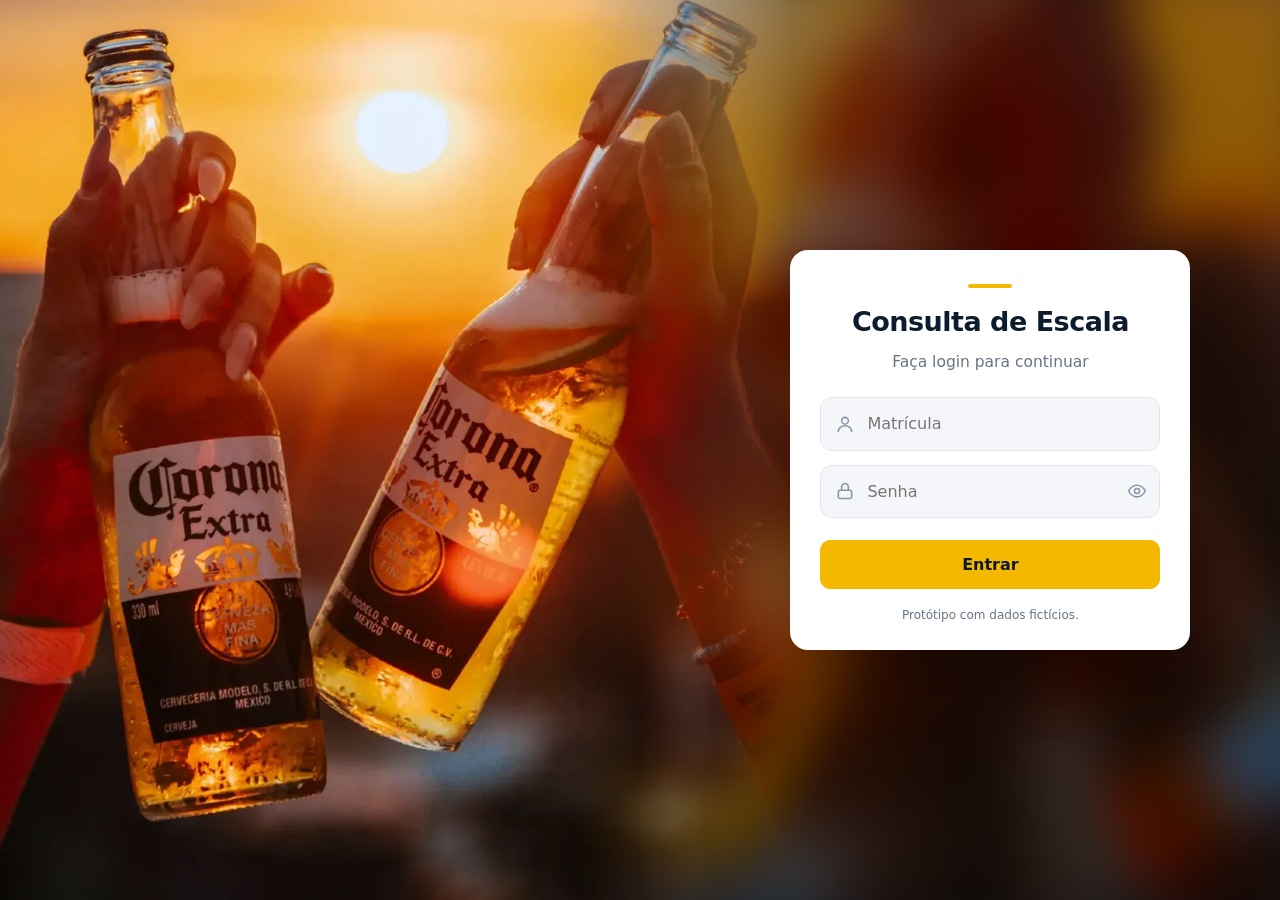
<file: index.html>
<!DOCTYPE html>
<html lang="pt-BR">
<head>
  <meta charset="UTF-8">
  <meta name="viewport" content="width=device-width, initial-scale=1">
  <meta name="theme-color" content="#0d1b2e">
  <meta name="robots" content="noindex, nofollow">
  <link rel="icon" type="image/svg+xml" href="img/icone.svg?v=0.11">
  <title>Consulta de Escala</title>
  <link rel="stylesheet" href="css/base.css?v=0.11">
  <link rel="stylesheet" href="css/componentes.css?v=0.11">
  <link rel="stylesheet" href="css/telas.css?v=0.11">
</head>
<body>
  <div id="app"></div>
  <dialog id="dialogo" class="dialogo"></dialog>

  <noscript><p style="padding:20px">Ative o JavaScript para usar a consulta de escala.</p></noscript>

  <!-- A ordem importa: dados > núcleo > interface > telas > app. Ver docs/ARCHITECTURE.md
       "?v=" é a versão publicada: troque em todos os arquivos a cada publicação
       para o navegador do time não misturar arquivos novos com antigos. -->
  <script src="dados/geral.js?v=0.11"></script>
  <script src="dados/unidades/maua.js?v=0.11"></script>
  <script src="dados/unidades/vitoria.js?v=0.11"></script>
  <script src="dados/unidades/paranagua.js?v=0.11"></script>
  <script src="dados/unidades/curitiba.js?v=0.11"></script>
  <script src="dados/historico-ficticio.js?v=0.11"></script>
  <script src="js/core/datas.js?v=0.11"></script>
  <script src="js/core/documentos.js?v=0.11"></script>
  <script src="js/core/regras/base.js?v=0.11"></script>
  <script src="js/core/regras/fixa.js?v=0.11"></script>
  <script src="js/core/regras/rotativa.js?v=0.11"></script>
  <script src="js/core/regras/mensal.js?v=0.11"></script>
  <script src="js/core/escala.js?v=0.11"></script>
  <script src="js/core/historico.js?v=0.11"></script>
  <script src="js/core/repositorio.js?v=0.11"></script>
  <script src="js/core/sessao.js?v=0.11"></script>
  <script src="js/ui/icones.js?v=0.11"></script>
  <script src="js/ui/componentes.js?v=0.11"></script>
  <script src="js/ui/layout.js?v=0.11"></script>
  <script src="js/telas/login.js?v=0.11"></script>
  <script src="js/telas/colaborador.js?v=0.11"></script>
  <script src="js/telas/hoje.js?v=0.11"></script>
  <script src="js/telas/semana.js?v=0.11"></script>
  <script src="js/telas/cobertura.js?v=0.11"></script>
  <script src="js/telas/absenteismo.js?v=0.11"></script>
  <script src="js/telas/individual.js?v=0.11"></script>
  <script src="js/telas/geral.js?v=0.11"></script>
  <script src="js/telas/cadastro.js?v=0.11"></script>
  <script src="js/app.js?v=0.11"></script>
</body>
</html>
</file>
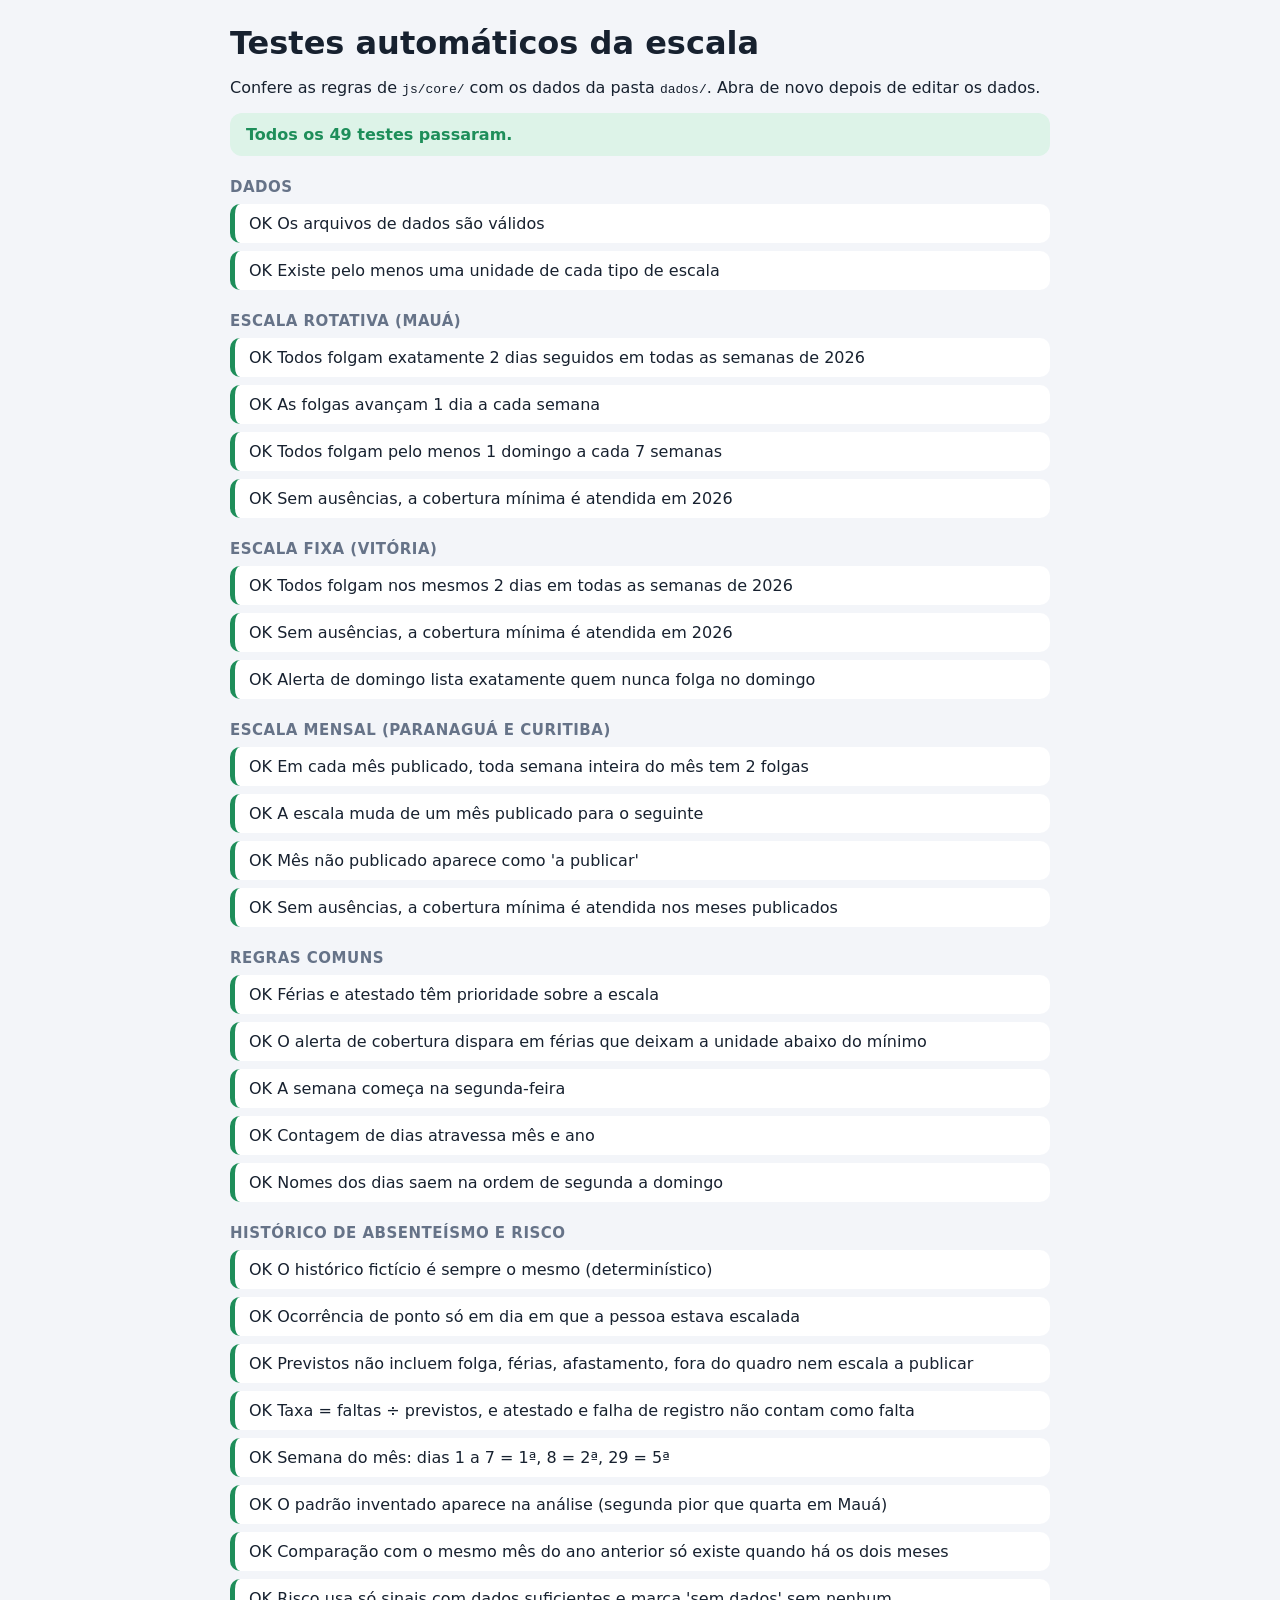
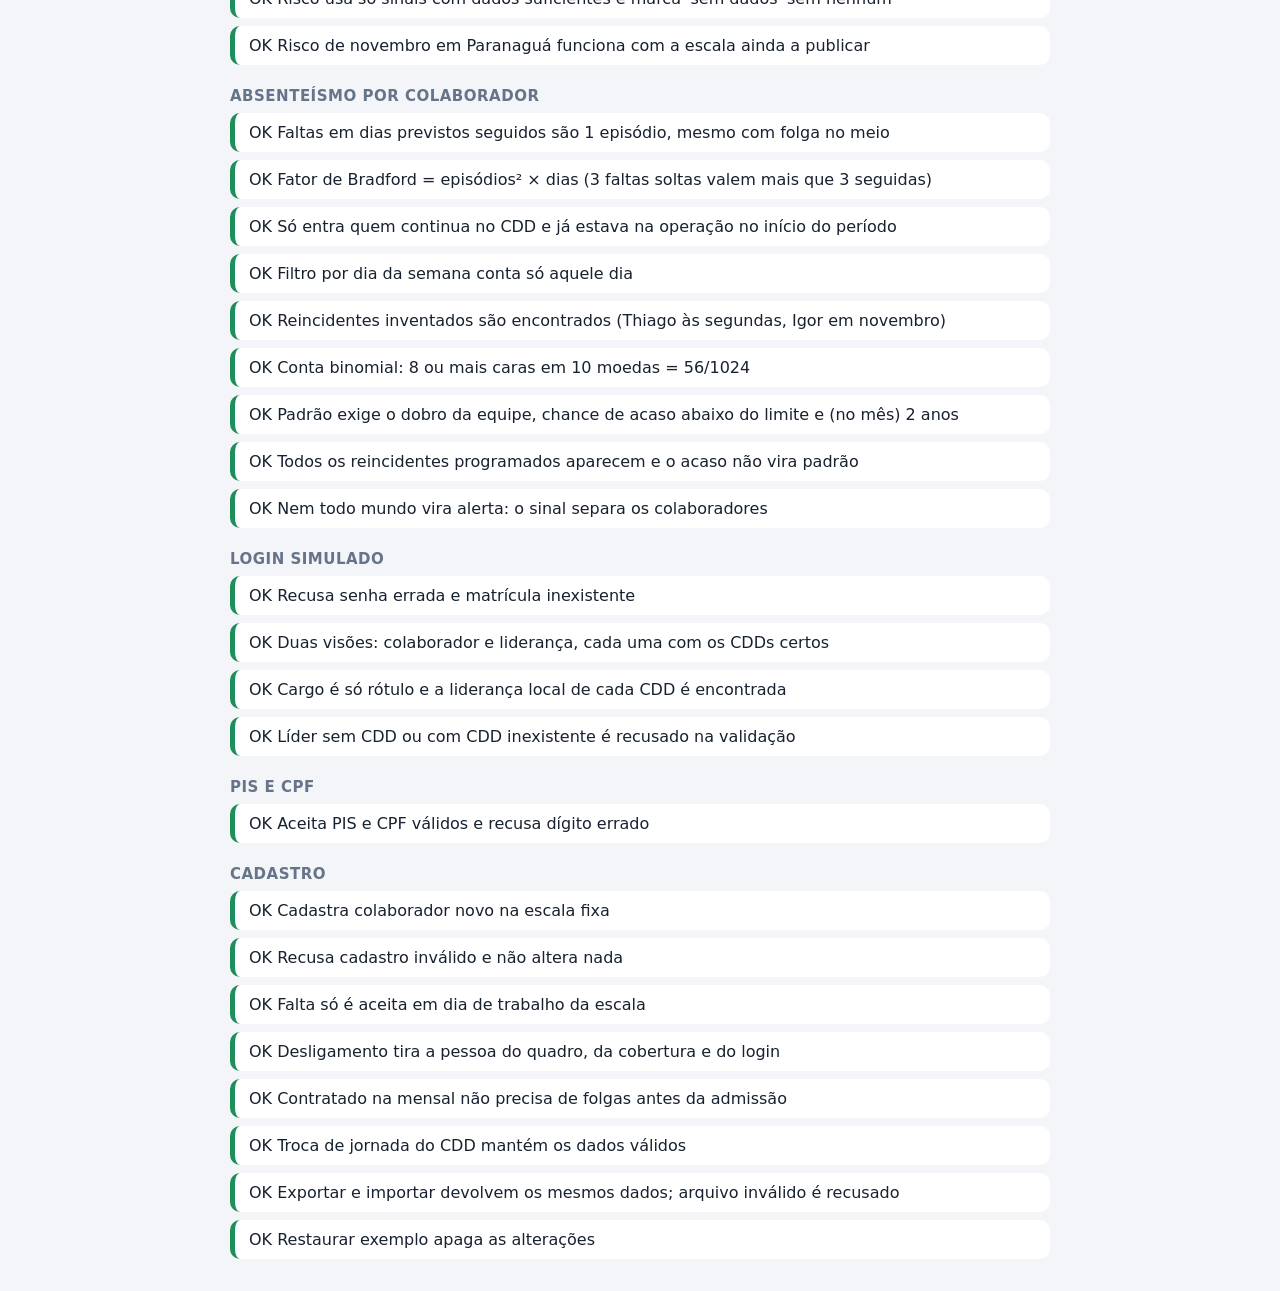
<file: testes.html>
<!DOCTYPE html>
<html lang="pt-BR">
<head>
  <meta charset="UTF-8">
  <meta name="viewport" content="width=device-width, initial-scale=1">
  <meta name="robots" content="noindex, nofollow">
  <link rel="icon" type="image/svg+xml" href="img/icone.svg?v=0.11">
  <title>Consulta de Escala - Testes automáticos</title>
  <style>
    body { font-family: "Segoe UI", system-ui, Arial, sans-serif; background: #f3f5f9; color: #17212f; margin: 0; padding: 24px; }
    main { max-width: 820px; margin: 0 auto; }
    h1 { margin: 0 0 6px; }
    h2 { font-size: 15px; margin: 22px 0 8px; color: #667388; text-transform: uppercase; letter-spacing: .5px; }
    #resumo { font-weight: 700; padding: 12px 16px; border-radius: 12px; }
    .ok-geral { background: #ddf3e8; color: #1e8e5a; }
    .falha-geral { background: #fde3e0; color: #c0392b; }
    ul { list-style: none; padding: 0; margin: 0; }
    li { background: #fff; border-radius: 10px; padding: 10px 14px; margin-bottom: 8px; border-left: 5px solid #1e8e5a; }
    li.falha { border-color: #c0392b; }
    li small { display: block; color: #c0392b; margin-top: 4px; }
  </style>
</head>
<body>
<main>
  <h1>Testes automáticos da escala</h1>
  <p>Confere as regras de <code>js/core/</code> com os dados da pasta <code>dados/</code>. Abra de novo depois de editar os dados.</p>
  <p id="resumo"></p>
  <div id="lista"></div>
</main>

<script src="dados/geral.js?v=0.11"></script>
<script src="dados/unidades/maua.js?v=0.11"></script>
<script src="dados/unidades/vitoria.js?v=0.11"></script>
<script src="dados/unidades/paranagua.js?v=0.11"></script>
<script src="dados/unidades/curitiba.js?v=0.11"></script>
<script src="dados/historico-ficticio.js?v=0.11"></script>
<script src="js/core/datas.js?v=0.11"></script>
<script src="js/core/documentos.js?v=0.11"></script>
<script src="js/core/regras/base.js?v=0.11"></script>
<script src="js/core/regras/fixa.js?v=0.11"></script>
<script src="js/core/regras/rotativa.js?v=0.11"></script>
<script src="js/core/regras/mensal.js?v=0.11"></script>
<script src="js/core/escala.js?v=0.11"></script>
<script src="js/core/historico.js?v=0.11"></script>
<script src="js/core/repositorio.js?v=0.11"></script>
<script src="js/core/sessao.js?v=0.11"></script>
<script>
(function () {
  "use strict";
  const E = window.Escala;
  // Chave própria: os testes nunca mexem nos dados que o usuário cadastrou.
  E.repositorio.carregar({ chave: "escala5x2.testes", limpar: true });
  const { datas: D, escala: R, sessao: S, regras, repositorio: Repo, documentos: Doc } = E;
  const dados = () => E.dados;
  const grupos = [];
  let grupo = null;

  const secao = (nome) => { grupo = { nome, itens: [] }; grupos.push(grupo); };
  function teste(nome, fn) {
    try {
      const r = fn();
      grupo.itens.push({ nome, ok: r === true, msg: r === true ? "" : String(r) });
    } catch (e) {
      grupo.itens.push({ nome, ok: false, msg: e.message });
    }
  }

  /* ---------- Apoio ---------- */
  const ANO = 2026;
  const doTipo = (tipo) => R.unidades().filter((u) => u.tipoEscala === tipo);
  const segundasDoAno = () => {
    const s0 = D.segundaDaSemana(new Date(ANO, 0, 5));
    return Array.from({ length: 52 }, (_, i) => D.addDias(s0, i * 7));
  };
  const diasDoAno = () => Array.from({ length: 365 }, (_, i) => D.addDias(new Date(ANO, 0, 1), i));
  const folgasNaSemana = (p, seg) =>
    Array.from({ length: 7 }, (_, i) => D.addDias(seg, i)).filter((d) => R.situacaoNaEscala(p, d) === "folga").map((d) => d.getDay());
  const mesesPublicados = (u) => Object.keys(u.meses).sort().map((k) => D.deIso(`${k}-01`));
  const diasDoMes = (m) => Array.from({ length: D.diasNoMes(m) }, (_, i) => new Date(m.getFullYear(), m.getMonth(), i + 1));

  function coberturaSemAusencias(u, dias) {
    for (const d of dias) {
      for (const [funcao, minimo] of Object.entries(u.coberturaMinima)) {
        const n = u.equipe.filter((p) => p.funcao === funcao && R.situacaoNaEscala(p, d) === "trabalho").length;
        if (n < minimo) return `${u.nome}, ${D.iso(d)}: ${n} ${funcao}s (mínimo ${minimo})`;
      }
    }
    return true;
  }

  /* ---------- Dados ---------- */
  secao("Dados");
  teste("Os arquivos de dados são válidos", () => {
    const erros = R.validarDados();
    return erros.length === 0 || erros.join(" | ");
  });
  teste("Existe pelo menos uma unidade de cada tipo de escala", () =>
    ["rotativa", "fixa", "mensal"].every((t) => doTipo(t).length) || "falta algum tipo");

  /* ---------- Rotativa ---------- */
  secao("Escala rotativa (Mauá)");
  teste(`Todos folgam exatamente 2 dias seguidos em todas as semanas de ${ANO}`, () => {
    for (const u of doTipo("rotativa")) for (const p of u.equipe) for (const seg of segundasDoAno()) {
      const f = folgasNaSemana(p, seg);
      if (f.length !== 2) return `${p.nome}, semana de ${D.iso(seg)}: ${f.length} folgas`;
    }
    return true;
  });
  teste("As folgas avançam 1 dia a cada semana", () => {
    const inicioDoPar = (dias) => {
      const idx = dias.map((d) => (d + 6) % 7);
      return idx.find((k) => idx.includes((k + 1) % 7));
    };
    for (const u of doTipo("rotativa")) for (const p of u.equipe) {
      const semanas = segundasDoAno();
      for (let i = 1; i < semanas.length; i++) {
        const antes = inicioDoPar(regras.rotativa.folgasDaSemana(p, semanas[i - 1], u));
        const depois = inicioDoPar(regras.rotativa.folgasDaSemana(p, semanas[i], u));
        if (depois !== (antes + 1) % 7) return `${p.nome}: não avançou na semana de ${D.iso(semanas[i])}`;
      }
    }
    return true;
  });
  teste("Todos folgam pelo menos 1 domingo a cada 7 semanas", () => {
    for (const u of doTipo("rotativa")) for (const p of u.equipe) {
      const doms = segundasDoAno().map((s) => D.addDias(s, 6));
      for (let i = 0; i + 7 <= doms.length; i++) {
        if (!doms.slice(i, i + 7).some((d) => R.situacaoNaEscala(p, d) === "folga")) return `${p.nome}: sem domingo a partir de ${D.iso(doms[i])}`;
      }
    }
    return true;
  });
  teste(`Sem ausências, a cobertura mínima é atendida em ${ANO}`, () => {
    for (const u of doTipo("rotativa")) { const r = coberturaSemAusencias(u, diasDoAno()); if (r !== true) return r; }
    return true;
  });

  /* ---------- Fixa ---------- */
  secao("Escala fixa (Vitória)");
  teste(`Todos folgam nos mesmos 2 dias em todas as semanas de ${ANO}`, () => {
    for (const u of doTipo("fixa")) for (const p of u.equipe) {
      const esperado = [...p.folgas].sort().join();
      for (const seg of segundasDoAno()) {
        const f = folgasNaSemana(p, seg).sort().join();
        if (f !== esperado) return `${p.nome}, semana de ${D.iso(seg)}: ${f} (esperado ${esperado})`;
      }
    }
    return true;
  });
  teste(`Sem ausências, a cobertura mínima é atendida em ${ANO}`, () => {
    for (const u of doTipo("fixa")) { const r = coberturaSemAusencias(u, diasDoAno()); if (r !== true) return r; }
    return true;
  });
  teste("Alerta de domingo lista exatamente quem nunca folga no domingo", () => {
    for (const u of doTipo("fixa")) {
      const esperado = u.equipe.filter((p) => !p.folgas.includes(0)).map((p) => p.matricula).join();
      const obtido = R.semDomingoDeFolga(u, D.hoje()).map((p) => p.matricula).join();
      if (esperado !== obtido) return `${u.nome}: esperado [${esperado}], obtido [${obtido}]`;
    }
    return true;
  });

  /* ---------- Mensal ---------- */
  secao("Escala mensal (Paranaguá e Curitiba)");
  teste("Em cada mês publicado, toda semana inteira do mês tem 2 folgas", () => {
    for (const u of doTipo("mensal")) for (const m of mesesPublicados(u)) {
      const fim = D.addDias(D.addMeses(m, 1), -1);
      for (let seg = D.segundaDaSemana(m); seg <= fim; seg = D.addDias(seg, 7)) {
        if (seg < m || D.addDias(seg, 6) > fim) continue; // semana atravessa o mês
        for (const p of u.equipe) {
          const f = folgasNaSemana(p, seg);
          if (f.length !== 2) return `${u.nome}, ${p.nome}, semana de ${D.iso(seg)}: ${f.length} folgas`;
        }
      }
    }
    return true;
  });
  teste("A escala muda de um mês publicado para o seguinte", () => {
    for (const u of doTipo("mensal")) {
      const chaves = Object.keys(u.meses).sort();
      for (let i = 1; i < chaves.length; i++) {
        const mudou = u.equipe.some((p) => u.meses[chaves[i]].folgas[p.matricula].join() !== u.meses[chaves[i - 1]].folgas[p.matricula].join());
        if (!mudou) return `${u.nome}: ${chaves[i]} igual a ${chaves[i - 1]}`;
      }
    }
    return true;
  });
  teste("Mês não publicado aparece como 'a publicar'", () => {
    const u = doTipo("mensal").find((x) => !x.meses["2026-11"]);
    if (!u) return true;
    return R.situacao(u.equipe[0], new Date(2026, 10, 10)) === "pendente" && R.statusDia(u, new Date(2026, 10, 10)) === "pendente"
      || "não ficou pendente";
  });
  teste("Sem ausências, a cobertura mínima é atendida nos meses publicados", () => {
    for (const u of doTipo("mensal")) {
      const r = coberturaSemAusencias(u, mesesPublicados(u).flatMap(diasDoMes));
      if (r !== true) return r;
    }
    return true;
  });

  /* ---------- Comum ---------- */
  secao("Regras comuns");
  teste("Férias e atestado têm prioridade sobre a escala", () => {
    for (const u of R.unidades()) for (const a of u.ausencias) {
      const p = R.porMatricula(a.matricula);
      for (const dia of [a.inicio, a.fim]) {
        if (R.situacao(p, D.deIso(dia)) !== a.tipo) return `${p.nome} em ${dia} não aparece como ${a.tipo}`;
      }
    }
    return true;
  });
  teste("O alerta de cobertura dispara em férias que deixam a unidade abaixo do mínimo", () => {
    const u = R.unidade("maua");
    const ferias = u.ausencias.find((a) => a.tipo === "ferias");
    for (let d = D.deIso(ferias.inicio); d <= D.deIso(ferias.fim); d = D.addDias(d, 1)) {
      if (R.statusDia(u, d) === "baixa") return true;
    }
    return "nenhum dia abaixo do mínimo durante as férias";
  });
  teste("A semana começa na segunda-feira", () =>
    D.iso(D.segundaDaSemana(D.deIso("2026-10-04"))) === "2026-09-28" || "início da semana errado");
  teste("Contagem de dias atravessa mês e ano", () =>
    D.diasEntre(D.deIso("2026-12-30"), D.deIso("2027-01-02")) === 3 || "contagem errada");
  teste("Nomes dos dias saem na ordem de segunda a domingo", () =>
    D.nomesDias([0, 6]) === "Sábado e Domingo" || D.nomesDias([0, 6]));

  /* ---------- Histórico e risco ---------- */
  secao("Histórico de absenteísmo e risco");
  const H = E.historico;
  teste("O histórico fictício é sempre o mesmo (determinístico)", () => {
    const a = JSON.stringify(H.ocorrencias());
    R.reindexar(); // força gerar de novo
    const b = JSON.stringify(H.ocorrencias());
    return (a === b && H.ocorrencias().length > 50) || `diferente ou vazio (${H.ocorrencias().length} ocorrências)`;
  });
  teste("Ocorrência de ponto só em dia em que a pessoa estava escalada", () => {
    const ruim = H.ocorrencias().find((o) => R.situacao(R.porMatricula(o.matricula), D.deIso(o.data)) !== "trabalho");
    return !ruim || `${ruim.matricula} em ${ruim.data}`;
  });
  teste("Previstos não incluem folga, férias, afastamento, fora do quadro nem escala a publicar", () => {
    for (const u of R.unidades()) {
      const ruim = H.registros(u).find((x) => R.situacaoNaEscala(R.porMatricula(x.matricula), x.data) !== "trabalho" ||
        ["ferias", "afastamento", "inativo"].includes(R.situacao(R.porMatricula(x.matricula), x.data)));
      if (ruim) return `${u.nome}: ${ruim.matricula} em ${D.iso(ruim.data)}`;
    }
    return true;
  });
  teste("Taxa = faltas ÷ previstos, e atestado e falha de registro não contam como falta", () => {
    const r = H.resumir([{ tipo: "presenca" }, { tipo: "falta" }, { tipo: "atestado" }, { tipo: "falha_registro" }]);
    return (r.previstos === 4 && r.faltas === 1 && r.atestados === 1 && r.falhas === 1 && r.taxa === 0.25) || JSON.stringify(r);
  });
  teste("Semana do mês: dias 1 a 7 = 1ª, 8 = 2ª, 29 = 5ª", () =>
    (H.semanaDoMes(D.deIso("2026-11-01")) === 1 && H.semanaDoMes(D.deIso("2026-11-07")) === 1 &&
     H.semanaDoMes(D.deIso("2026-11-08")) === 2 && H.semanaDoMes(D.deIso("2026-11-29")) === 5) || "semana errada");
  teste("O padrão inventado aparece na análise (segunda pior que quarta em Mauá)", () => {
    const dias = H.porDiaSemana(R.unidade("maua"), H.janela(24));
    const seg = dias.find((x) => x.dia === 1).taxa, qua = dias.find((x) => x.dia === 3).taxa;
    return seg > qua || `segunda ${seg} x quarta ${qua}`;
  });
  teste("Comparação com o mesmo mês do ano anterior só existe quando há os dois meses", () => {
    const meses = H.porMes(R.unidade("vitoria"));
    const set26 = meses.find((m) => D.chaveMes(m.mes) === "2026-09");
    const out24 = meses.find((m) => D.chaveMes(m.mes) === "2024-10"); // primeiro ano do histórico: sem ano anterior
    return (set26.varAnoAnterior != null && out24.varAnoAnterior == null && out24.varMesAnterior != null) || "comparação errada";
  });
  teste("Risco usa só sinais com dados suficientes e marca 'sem dados' sem nenhum", () => {
    const u = R.unidade("curitiba");
    const nov = H.riscoDoDia(u, D.deIso("2026-11-19"));
    const sinaisOk = Object.values(nov.sinais).every((s) => s.usado === (s.previstos >= H.MIN_PREVISTOS));
    const longe = H.riscoDoDia(u, D.deIso("2031-03-10")); // ano anterior sem histórico, mas sinais recentes existem
    return (sinaisOk && ["normal", "atencao", "alto"].includes(nov.nivel) && longe.sinais.anoAnterior.usado === false) || JSON.stringify(nov.sinais);
  });
  teste("Risco de novembro em Paranaguá funciona com a escala ainda a publicar", () => {
    const r = H.riscoDoDia(R.unidade("paranagua"), D.deIso("2026-11-16"));
    return (r.escalados === null && r.estimativa != null) || JSON.stringify({ escalados: r.escalados, estimativa: r.estimativa });
  });

  /* ---------- Por colaborador ---------- */
  secao("Absenteísmo por colaborador");
  const reg = (iso, tipo) => ({ data: D.deIso(iso), tipo });
  teste("Faltas em dias previstos seguidos são 1 episódio, mesmo com folga no meio", () => {
    // sábado e segunda previstos (domingo de folga não aparece na lista), depois presença, depois falta
    const eps = H.episodios([reg("2026-09-05", "falta"), reg("2026-09-07", "falta"), reg("2026-09-08", "presenca"), reg("2026-09-09", "falta")]);
    return (eps.length === 2 && eps[0].dias === 2 && eps[1].dias === 1) || JSON.stringify(eps);
  });
  teste("Fator de Bradford = episódios² × dias (3 faltas soltas valem mais que 3 seguidas)", () => {
    const soltas = H.bradford([{ dias: 1 }, { dias: 1 }, { dias: 1 }]);
    const seguidas = H.bradford([{ dias: 3 }]);
    return (soltas === 27 && seguidas === 3) || `${soltas} e ${seguidas}`;
  });
  teste("Só entra quem continua no CDD e já estava na operação no início do período", () => {
    const u = R.unidade("maua");
    u.equipe.push({ matricula: "19999", pis: "52998224725", nome: "Temporário", funcao: "Ajudante", rota: "Rota 199", posicaoInicial: 0, admissao: "2026-08-01" });
    R.reindexar();
    const r = H.porColaborador(u, H.janela(6));
    u.equipe.pop();
    R.reindexar();
    const entrou = r.pessoas.some((x) => x.pessoa.matricula === "19999");
    return (!entrou && r.foraDaAnalise === 1 && r.pessoas.length === 6) || JSON.stringify({ entrou, fora: r.foraDaAnalise, n: r.pessoas.length });
  });
  teste("Filtro por dia da semana conta só aquele dia", () => {
    const u = R.unidade("maua");
    const j = H.janela(24);
    const x = H.porColaborador(u, j, { dia: 1 }).pessoas.find((p) => p.pessoa.matricula === "10005");
    const segundas = H.registros(u).filter((r) => r.matricula === "10005" && r.dia === 1 && r.data >= j.inicio && r.data <= j.fim);
    return (x.filtro.previstos === segundas.length && x.filtro.faltas === segundas.filter((r) => r.tipo === "falta").length) || JSON.stringify(x.filtro);
  });
  teste("Reincidentes inventados são encontrados (Thiago às segundas, Igor em novembro)", () => {
    const thiago = H.detalheColaborador(R.unidade("maua"), "10005").padroes;
    const igor = H.detalheColaborador(R.unidade("curitiba"), "40005").padroes;
    return (thiago.some((p) => p.tipo === "dia" && p.dia === 1) && igor.some((p) => p.tipo === "mes" && p.mes === 10)) ||
      JSON.stringify({ thiago, igor });
  });
  teste("Conta binomial: 8 ou mais caras em 10 moedas = 56/1024", () => {
    const v = H.caudaBinomial(8, 10, 0.5);
    return Math.abs(v - 56 / 1024) < 1e-9 || v;
  });
  teste("Padrão exige o dobro da equipe, chance de acaso abaixo do limite e (no mês) 2 anos", () => {
    for (const u of R.unidades()) for (const p of u.equipe) {
      const ruim = H.detalheColaborador(u, p.matricula).padroes.find((pd) =>
        pd.taxa < 2 * pd.equipe || pd.faltas < 3 || pd.acaso >= H.LIMITE_ACASO || (pd.tipo === "mes" && pd.anos < 2));
      if (ruim) return `${p.nome}: ${JSON.stringify(ruim)}`;
    }
    return true;
  });
  teste("Todos os reincidentes programados aparecem e o acaso não vira padrão", () => {
    const esperados = { "10005": "dia", "20005": "dia", "30005": "dia", "40003": "dia", "40005": "mes" };
    const achados = R.unidades().flatMap((u) => u.equipe.flatMap((p) =>
      H.detalheColaborador(u, p.matricula).padroes.map((pd) => ({ matricula: p.matricula, tipo: pd.tipo }))));
    const faltando = Object.entries(esperados).filter(([m, t]) => !achados.some((a) => a.matricula === m && a.tipo === t));
    const inesperados = achados.filter((a) => !(a.matricula in esperados));
    return (!faltando.length && inesperados.length <= 1) || JSON.stringify({ faltando, inesperados });
  });
  teste("Nem todo mundo vira alerta: o sinal separa os colaboradores", () => {
    const niveis = R.unidades().flatMap((u) => H.porColaborador(u, H.janela(12)).pessoas.map((x) => x.nivel));
    const normais = niveis.filter((n) => n === "normal").length;
    return (normais >= niveis.length / 3 && niveis.some((n) => n === "alto")) || `${normais} normais de ${niveis.length}: ${niveis.join(",")}`;
  });

  /* ---------- Login ---------- */
  secao("Login simulado");
  const senha = () => dados().senhaDemo;
  teste("Recusa senha errada e matrícula inexistente", () =>
    (!!S.entrar("10001", "senha-errada").erro && !!S.entrar("99999", senha()).erro) || "aceitou acesso inválido");
  teste("Duas visões: colaborador e liderança, cada uma com os CDDs certos", () => {
    const vis = (m) => S.entrar(m, senha()).usuario;
    const c = vis("10001"), sup = vis("92001"), coord = vis("80002"), ger = vis("90000");
    S.sair();
    const ok = c.perfil === "colaborador" && c.unidadeIds.join() === "maua" &&
               [sup, coord, ger].every((l) => l.perfil === "lideranca") &&
               sup.unidadeIds.join() === "vitoria" &&
               coord.unidadeIds.join() === "paranagua,curitiba" &&
               ger.unidadeIds.length === R.unidades().length;
    return ok || JSON.stringify({ c, sup, coord, ger });
  });
  teste("Cargo é só rótulo e a liderança local de cada CDD é encontrada", () => {
    const ger = S.entrar("90000", senha()).usuario;
    S.sair();
    return (ger.funcao === "Gerente regional" &&
            R.unidades().every((u) => R.liderancaLocal(u).length === 1)) || "liderança local ausente";
  });
  teste("Líder sem CDD ou com CDD inexistente é recusado na validação", () => {
    const original = JSON.stringify(dados().liderancas);
    dados().liderancas.push({ matricula: "70001", nome: "Sem Unidade", cargo: "Supervisor", unidades: [] });
    dados().liderancas.push({ matricula: "70002", nome: "Unidade Errada", cargo: "Supervisor", unidades: ["xyz"] });
    const erros = R.validarDados();
    dados().liderancas = JSON.parse(original);
    return (erros.length === 2) || erros.join(" | ");
  });

  /* ---------- Documentos ---------- */
  secao("PIS e CPF");
  teste("Aceita PIS e CPF válidos e recusa dígito errado", () =>
    (Doc.pisValido("14087560224") && !Doc.pisValido("14087560225") &&
     Doc.cpfValido("52998224725") && !Doc.cpfValido("52998224726") &&
     !Doc.pisOuCpfValido("11111111111")) || "validação de documento errada");

  /* ---------- Cadastro (repositório) ---------- */
  secao("Cadastro");
  const novo = (extra = {}) => ({ nome: "Teste Silva", matricula: "29999", pis: "52998224725", funcao: "Motorista", rota: "Rota 299", folgas: [6, 0], ...extra });

  teste("Cadastra colaborador novo na escala fixa", () => {
    const r = Repo.salvarPessoa("vitoria", novo());
    if (r.erros) return r.erros.join(" | ");
    const p = R.porMatricula("29999");
    return (p && R.situacao(p, D.deIso("2026-10-03")) === "folga" && R.situacao(p, D.deIso("2026-10-05")) === "trabalho") || "não entrou na escala";
  });
  teste("Recusa cadastro inválido e não altera nada", () => {
    const antes = JSON.stringify(E.dados);
    const casos = [
      Repo.salvarPessoa("vitoria", novo({ matricula: "29998", pis: "11293438965" })), // PIS repetido
      Repo.salvarPessoa("vitoria", novo({ matricula: "29998", pis: "12345678901" })), // PIS inválido
      Repo.salvarPessoa("vitoria", novo({ matricula: "29998", folgas: [3, 3] })),     // folgas iguais
      Repo.salvarPessoa("vitoria", novo({ pis: "39053344705" })),                     // matrícula repetida
    ];
    const aceitou = casos.findIndex((r) => !r.erros);
    if (aceitou >= 0) return `caso ${aceitou + 1} foi aceito`;
    return JSON.stringify(E.dados) === antes || "os dados mudaram mesmo com erro";
  });
  teste("Falta só é aceita em dia de trabalho da escala", () => {
    // Folgas de sábado e domingo: 27/09 é domingo, 28/09 é segunda.
    const folga = Repo.salvarOcorrencia("vitoria", { matricula: "29999", tipo: "falta", inicio: "2026-09-27", fim: "2026-09-27" });
    const trabalho = Repo.salvarOcorrencia("vitoria", { matricula: "29999", tipo: "falta", inicio: "2026-09-28", fim: "2026-09-28" });
    return (!!folga.erros && trabalho.ok && R.situacao(R.porMatricula("29999"), D.deIso("2026-09-28")) === "falta") || "regra da falta errada";
  });
  teste("Desligamento tira a pessoa do quadro, da cobertura e do login", () => {
    const r = Repo.desligarPessoa("29999", "2026-09-30"); // data no passado
    if (r.erros) return r.erros.join(" | ");
    const p = R.porMatricula("29999");
    const u = R.unidade("vitoria");
    const fora = R.situacao(p, D.deIso("2026-10-01")) === "inativo" && !R.equipeAtiva(u, D.deIso("2026-10-01")).includes(p);
    const dentro = R.situacao(p, D.deIso("2026-09-28")) === "falta"; // histórico preservado
    return (fora && dentro && !!S.entrar("29999", senha()).erro) || "desligamento não aplicado";
  });
  teste("Contratado na mensal não precisa de folgas antes da admissão", () => {
    const base = { nome: "Novo Mensal", matricula: "49999", pis: "39053344705", funcao: "Ajudante", rota: "Rota 499", admissao: "2026-10-01" };
    const semOutubro = Repo.salvarPessoa("curitiba", { ...base, folgasMensais: { "2026-11": [2, 3] } });
    const completo = Repo.salvarPessoa("curitiba", { ...base, folgasMensais: { "2026-10": [2, 3], "2026-11": [2, 3] } });
    return (!!semOutubro.erros && completo.ok) || JSON.stringify({ semOutubro, completo });
  });
  teste("Troca de jornada do CDD mantém os dados válidos", () => {
    const r = Repo.salvarUnidade("vitoria", { tipoEscala: "rotativa", inicioCiclo: "2026-01-05", coberturaMinima: { Motorista: 2, Ajudante: 2 } });
    const volta = Repo.salvarUnidade("vitoria", { tipoEscala: "fixa", coberturaMinima: { Motorista: 2, Ajudante: 2 } });
    return (r.ok && volta.ok && R.porMatricula("20001").folgas.join() === "6,0") || JSON.stringify({ r, volta });
  });
  teste("Exportar e importar devolvem os mesmos dados; arquivo inválido é recusado", () => {
    const texto = Repo.exportar();
    const lixo = Repo.importar("isto não é json");
    const ok = Repo.importar(texto);
    return (!!lixo.erros && ok.ok && Repo.exportar().includes('"49999"')) || "exportação/importação falhou";
  });
  teste("Restaurar exemplo apaga as alterações", () => {
    Repo.restaurarExemplo();
    return (!R.porMatricula("29999") && !R.porMatricula("49999") && !Repo.personalizado()) || "exemplo não restaurado";
  });

  /* ---------- Resultado ---------- */
  const todos = grupos.flatMap((g) => g.itens);
  const falhas = todos.filter((r) => !r.ok).length;
  const resumo = document.getElementById("resumo");
  resumo.textContent = falhas ? `${falhas} de ${todos.length} testes falharam.` : `Todos os ${todos.length} testes passaram.`;
  resumo.className = falhas ? "falha-geral" : "ok-geral";

  const lista = document.getElementById("lista");
  grupos.forEach((g) => {
    const h = document.createElement("h2");
    h.textContent = g.nome;
    const ul = document.createElement("ul");
    g.itens.forEach((r) => {
      const li = document.createElement("li");
      li.className = r.ok ? "" : "falha";
      li.textContent = (r.ok ? "OK  " : "FALHOU  ") + r.nome;
      if (!r.ok) {
        const s = document.createElement("small");
        s.textContent = r.msg;
        li.appendChild(s);
      }
      ul.appendChild(li);
    });
    lista.append(h, ul);
  });
})();
</script>
</body>
</html>
</file>
<file: css/base.css>
/* Base: tema (claro e escuro), tipografia, moldura da página e botões.
   Toda cor do site vem destas variáveis: nada de cor solta nos outros
   arquivos, para o modo escuro funcionar em tudo. */
:root {
  color-scheme: light;

  /* Marca */
  --navy: #0d1b2e;          /* fundos escuros (menu, cabeçalhos de tabela) */
  --navy-2: #16304f;
  --gold: #f5b800;
  --gold-soft: #fff4cc;
  --tinta: #0d1b2e;         /* texto forte sobre o fundo claro */

  /* Superfícies e texto */
  --fundo: #f4f6fa;
  --card: #ffffff;
  --texto: #17212f;
  --muted: #667388;
  --linha: #e1e6ee;
  --azul: #1f5fbf;
  --azul-claro: #e4eefc;
  --lateral: #0d1b2e;
  --lateral-2: #13253d;
  --cabecalho-tabela: #0d1b2e;
  --linha-destaque: #fffaf0;
  --linha-alerta: #fff6f5;
  --icone-campo: #8a96a8;

  /* Situações da escala */
  --trabalho: #1e8e5a;      --trabalho-bg: #ddf3e8;
  --folga: #0d1b2e;         --folga-bg: #f5b800;
  --ferias: #1f5fbf;        --ferias-bg: #e4eefc;
  --atestado: #c0392b;      --atestado-bg: #fde3e0;
  --afastamento: #0e7c86;   --afastamento-bg: #dcf3f4;
  --falta: #a8410a;         --falta-bg: #fde4cf;
  --feriado: #7b3fbf;       --feriado-bg: #f1e8fb;
  --neutro: #9aa5b5;        --neutro-bg: #eceff4;
  --inativo-bg: #f6f7fa;
  --ouro-texto: #8a6600;

  /* Semáforo de risco */
  --normal-texto: #1e7a4e;
  --atencao-texto: #7a5600; --atencao-bg: #fff1c7;
  --alto-texto: #a32b1f;

  /* Avisos */
  --aviso-erro-texto: #7c2219;
  --aviso-feriado-texto: #4b2577;
  --aviso-atencao-texto: #6b4d00; --aviso-atencao-borda: #e0a100;
  --aviso-info-texto: #3c4656;

  /* Gráficos (uma série: tom forte para destaque, tom suave para o resto) */
  --serie: #1f5fbf;
  --serie-claro: #a9c1ea;
  --grade: #e9edf3;

  --raio: 14px;
  --sombra: 0 1px 2px rgba(13, 27, 46, 0.04), 0 4px 14px rgba(13, 27, 46, 0.06);
  --largura-menu: 248px;
}

/* Modo escuro automático: segue a configuração do celular ou do computador. */
@media (prefers-color-scheme: dark) {
  :root {
    color-scheme: dark;
    --gold-soft: #3a3115;
    --tinta: #e7ecf3;
    --fundo: #0e1520;
    --card: #172131;
    --texto: #e7ecf3;
    --muted: #9aa8ba;
    --linha: #283548;
    --azul: #8fb6ff;
    --azul-claro: #1b2d4a;
    --lateral: #0a111b;
    --lateral-2: #111c2b;
    --cabecalho-tabela: #22314a;
    --linha-destaque: #2a2716;
    --linha-alerta: #3a1f1f;
    --icone-campo: #8392a6;

    --trabalho: #52c993;      --trabalho-bg: #14352a;
    --ferias: #8fb6ff;        --ferias-bg: #1b2d4a;
    --atestado: #ff8f80;      --atestado-bg: #3d1f1e;
    --afastamento: #62d3db;   --afastamento-bg: #143539;
    --falta: #ffb07d;         --falta-bg: #3d2616;
    --feriado: #c8a4f6;       --feriado-bg: #2d2342;
    --neutro: #7f8ea3;        --neutro-bg: #253246;
    --inativo-bg: #1a2433;
    --ouro-texto: #f2cc5c;

    --normal-texto: #6fd6a1;
    --atencao-texto: #ffd56e; --atencao-bg: #3a2f12;
    --alto-texto: #ff8f80;

    --aviso-erro-texto: #ffb3a8;
    --aviso-feriado-texto: #dcc4fa;
    --aviso-atencao-texto: #ffd56e; --aviso-atencao-borda: #c9930a;
    --aviso-info-texto: #c7d0dc;

    --serie: #6d9cf0;
    --serie-claro: #33507f;
    --grade: #283548;

    --sombra: 0 1px 2px rgba(0, 0, 0, 0.3), 0 4px 14px rgba(0, 0, 0, 0.25);
  }
}

* { box-sizing: border-box; }
html { -webkit-text-size-adjust: 100%; }
body {
  margin: 0;
  font-family: "Segoe UI", system-ui, -apple-system, Roboto, Arial, sans-serif;
  background: var(--fundo);
  color: var(--texto);
  line-height: 1.45;
}
button, input, select { font: inherit; color: inherit; }
.oculto { display: none !important; }
.icone { flex: none; }
/* Some da tela, mas continua sendo lido por leitores de tela. */
.visualmente-oculto {
  position: absolute; width: 1px; height: 1px; overflow: hidden;
  clip: rect(0 0 0 0); white-space: nowrap; border: 0; padding: 0; margin: -1px;
}

/* ---------- Marca (só tipográfica, com filete dourado) ---------- */
.marca { border-left: 4px solid var(--gold); padding-left: 12px; }
.marca h1 { margin: 0; font-size: 19px; font-weight: 800; letter-spacing: -0.3px; color: #fff; }
.marca p { margin: 2px 0 0; font-size: 12.5px; color: rgba(255, 255, 255, 0.75); }
.selo {
  display: inline-block; margin-left: 4px;
  border: 1px solid var(--gold); color: var(--gold);
  padding: 0 7px; border-radius: 999px;
  font-size: 10.5px; font-weight: 700; vertical-align: 1px;
}

/* ---------- Usuário ---------- */
.usuario { display: flex; align-items: center; gap: 10px; min-width: 0; }
.usuario .avatar, .topo-movel .avatar { background: var(--gold); color: #0d1b2e; }
.usuario-info { min-width: 0; color: #fff; }
.usuario-info b { display: block; font-size: 13.5px; white-space: nowrap; overflow: hidden; text-overflow: ellipsis; }
.usuario-info small { display: block; font-size: 11.5px; opacity: 0.7; white-space: nowrap; overflow: hidden; text-overflow: ellipsis; }
.btn-sair {
  margin-left: auto; display: grid; place-items: center;
  background: transparent; color: rgba(255, 255, 255, 0.8);
  border: 1px solid rgba(255, 255, 255, 0.25);
  width: 36px; height: 36px; border-radius: 10px; cursor: pointer;
}
.btn-sair:hover { border-color: var(--gold); color: var(--gold); }

/* ---------- Moldura da liderança: menu lateral + conteúdo ---------- */
.app { display: grid; grid-template-columns: var(--largura-menu) minmax(0, 1fr); min-height: 100vh; }
.lateral {
  position: sticky; top: 0; height: 100vh; overflow-y: auto;
  display: flex; flex-direction: column; gap: 18px;
  padding: 20px 14px 16px;
  background: linear-gradient(180deg, var(--lateral), var(--lateral-2));
  color: #fff;
}
.lateral-topo { display: flex; align-items: flex-start; justify-content: space-between; padding: 0 6px; }
.fechar-menu { display: none; }
.lateral-cdd {
  display: flex; flex-direction: column; gap: 6px;
  background: rgba(255, 255, 255, 0.06); border: 1px solid rgba(255, 255, 255, 0.1);
  border-radius: 12px; padding: 10px 12px;
}
.rotulo-cdd { font-size: 10.5px; font-weight: 700; letter-spacing: 0.6px; text-transform: uppercase; color: rgba(255, 255, 255, 0.55); }
.nome-cdd { font-size: 15px; }
.nome-cdd small { opacity: 0.6; font-weight: 600; }
.lateral-cdd select {
  width: 100%; padding: 8px 10px; border-radius: 8px; font-weight: 700;
  background: rgba(255, 255, 255, 0.95); color: #0d1b2e; border: 0;
}
.menu { display: flex; flex-direction: column; gap: 2px; flex: 1; }
.menu-grupo {
  margin: 14px 10px 6px; font-size: 10.5px; font-weight: 700; letter-spacing: 0.7px;
  text-transform: uppercase; color: rgba(255, 255, 255, 0.45);
}
.menu-grupo:first-child { margin-top: 0; }
.menu-item {
  display: flex; align-items: center; gap: 11px; width: 100%;
  padding: 9px 12px; border: 0; border-radius: 10px; background: transparent;
  color: rgba(255, 255, 255, 0.78); font-weight: 600; font-size: 14px; text-align: left; cursor: pointer;
  transition: background 0.15s, color 0.15s;
}
.menu-item:hover { background: rgba(255, 255, 255, 0.07); color: #fff; }
.menu-item.ativo { background: var(--gold); color: #0d1b2e; }
.lateral-usuario { border-top: 1px solid rgba(255, 255, 255, 0.1); padding: 14px 6px 0; }

.principal main { max-width: 1180px; margin: 0 auto; padding: 24px 28px 48px; }
.principal-simples { max-width: 1100px; margin: 0 auto; padding: 18px 20px 40px; }
.topo-movel, .barra-inferior, .veu { display: none; }

/* Topo do colaborador (uma tela só, sem menu) */
.topo { background: linear-gradient(120deg, var(--navy), var(--navy-2)); border-bottom: 4px solid var(--gold); }
.topo-in {
  max-width: 1100px; margin: 0 auto; padding: 16px 20px;
  display: flex; align-items: center; justify-content: space-between; gap: 16px; flex-wrap: wrap;
}

/* ---------- Cabeçalho de página e barra de ações ---------- */
.cabecalho-pagina {
  display: flex; align-items: flex-end; justify-content: space-between; gap: 12px 20px; flex-wrap: wrap;
  margin-bottom: 18px; padding-bottom: 14px; border-bottom: 1px solid var(--linha);
}
.sobretitulo { font-size: 11.5px; font-weight: 700; letter-spacing: 0.7px; text-transform: uppercase; color: var(--muted); }
.cabecalho-pagina h2 { margin: 2px 0 0; font-size: 26px; letter-spacing: -0.4px; color: var(--tinta); }
.cabecalho-contexto { display: flex; align-items: center; gap: 8px; flex-wrap: wrap; }
.contexto-cdd { font-weight: 700; font-size: 14px; }
.chip-ficticio {
  display: inline-block; padding: 3px 10px; border-radius: 999px; font-size: 11.5px; font-weight: 700;
  border: 1px dashed var(--neutro); color: var(--muted);
}
.barra-acoes {
  display: flex; align-items: center; justify-content: space-between; gap: 10px 16px; flex-wrap: wrap;
  margin-bottom: 16px;
}
.barra-texto { margin: 0; color: var(--muted); font-size: 14px; }

/* Entrada suave ao trocar de tela (desligada para quem prefere menos movimento) */
.tela.entrando { animation: entrar 0.22s ease-out; }
@keyframes entrar { from { opacity: 0; transform: translateY(6px); } to { opacity: 1; transform: none; } }
@media (prefers-reduced-motion: reduce) {
  .tela.entrando { animation: none; }
  .lateral, .veu { transition: none !important; }
}

/* ---------- Botões ---------- */
.btn {
  display: inline-flex; align-items: center; justify-content: center; gap: 6px;
  border: 1px solid var(--linha); background: var(--card); color: var(--texto);
  padding: 9px 14px; border-radius: 10px;
  font-weight: 600; cursor: pointer; white-space: nowrap;
  transition: border-color 0.15s, background 0.15s;
}
.btn:hover { border-color: var(--tinta); }
.btn-primario { background: var(--gold); border-color: var(--gold); color: #0d1b2e; }
.btn-primario:hover { filter: brightness(0.96); border-color: var(--gold); }
.btn-largo { width: 100%; padding: 12px; font-size: 16px; }
.btn-mini { padding: 5px 10px; font-size: 12.5px; }
.btn-perigo { color: var(--atestado); border-color: var(--atestado-bg); }
.btn-perigo:hover { border-color: var(--atestado); }
.btn:disabled { opacity: 0.45; cursor: not-allowed; }
button:focus-visible, input:focus-visible, select:focus-visible, summary:focus-visible { outline: 3px solid var(--gold); outline-offset: 2px; }

/* ---------- Filtros e controles ---------- */
.filtros { display: flex; gap: 10px; flex-wrap: wrap; margin-bottom: 16px; }
.filtros input, .filtros select, .ctrl input, .ctrl-botoes select, .seletor-pessoa select {
  padding: 9px 12px; border: 1px solid var(--linha); border-radius: 10px; background: var(--card); color: var(--texto);
}
.filtros input { flex: 1; min-width: 200px; }
.ctrl {
  display: flex; align-items: center; justify-content: space-between; gap: 10px; flex-wrap: wrap;
  margin-bottom: 16px;
}
.ctrl-botoes { display: flex; gap: 8px; flex-wrap: wrap; align-items: center; }
.ctrl-botoes select { font-weight: 600; }
.titulo-data { font-size: 19px; margin: 0; color: var(--tinta); }

.secao { font-size: 16px; margin: 28px 0 10px; color: var(--tinta); }
.nota { color: var(--muted); font-size: 13px; margin: 8px 0 12px; }
.rodape { text-align: center; color: var(--muted); font-size: 12px; margin-top: 36px; }

/* ---------- Celular e tablet: menu vira gaveta, atalhos na barra inferior ---------- */
@media (max-width: 900px) {
  .app { display: block; }
  .lateral {
    position: fixed; inset: 0 auto 0 0; z-index: 30; width: min(300px, 86vw);
    transform: translateX(-102%); transition: transform 0.22s ease-out;
    box-shadow: 0 0 40px rgba(0, 0, 0, 0.35);
  }
  .menu-aberto .lateral { transform: none; }
  .veu {
    display: block; position: fixed; inset: 0; z-index: 25; background: rgba(5, 10, 18, 0.5);
    opacity: 0; pointer-events: none; transition: opacity 0.22s;
  }
  .menu-aberto .veu { opacity: 1; pointer-events: auto; }
  .fechar-menu {
    display: grid; place-items: center; width: 36px; height: 36px; border-radius: 10px;
    background: rgba(255, 255, 255, 0.08); border: 0; color: #fff; cursor: pointer;
  }
  .topo-movel {
    display: flex; align-items: center; justify-content: space-between; gap: 12px;
    position: sticky; top: 0; z-index: 10;
    padding: 12px 16px; background: var(--lateral); border-bottom: 3px solid var(--gold);
  }
  .topo-movel .marca h1 { font-size: 17px; }
  .principal main { padding: 16px 14px 96px; }
  .barra-inferior {
    display: grid; grid-template-columns: repeat(4, 1fr);
    position: fixed; left: 0; right: 0; bottom: 0; z-index: 20;
    padding: 6px 6px calc(6px + env(safe-area-inset-bottom));
    background: var(--card); border-top: 1px solid var(--linha);
    box-shadow: 0 -4px 16px rgba(0, 0, 0, 0.08);
  }
  .barra-item {
    display: flex; flex-direction: column; align-items: center; gap: 2px;
    padding: 6px 2px; border: 0; border-radius: 10px; background: transparent;
    color: var(--muted); font-size: 11px; font-weight: 700; cursor: pointer;
  }
  .barra-item.ativo { color: var(--tinta); background: var(--gold-soft); }
  .cabecalho-pagina h2 { font-size: 22px; }
}
</file>
<file: css/componentes.css>
/* Componentes reaproveitados entre telas. Só usa as variáveis de base.css. */

/* ---------- Situações (cada classe s-* define as cores locais) ---------- */
.s-trabalho    { --sc: var(--trabalho);    --sbg: var(--trabalho-bg);    --sdot: var(--trabalho); }
.s-folga       { --sc: var(--folga);       --sbg: var(--folga-bg);       --sdot: var(--folga-bg); }
.s-ferias      { --sc: var(--ferias);      --sbg: var(--ferias-bg);      --sdot: var(--ferias); }
.s-atestado    { --sc: var(--atestado);    --sbg: var(--atestado-bg);    --sdot: var(--atestado); }
.s-afastamento { --sc: var(--afastamento); --sbg: var(--afastamento-bg); --sdot: var(--afastamento); }
.s-falta       { --sc: var(--falta);       --sbg: var(--falta-bg);       --sdot: var(--falta); }
.s-pendente    { --sc: var(--muted);       --sbg: var(--neutro-bg);      --sdot: var(--neutro); }
.s-inativo     { --sc: var(--neutro);      --sbg: var(--inativo-bg);     --sdot: var(--neutro); }
.s-neutro      { --sc: var(--tinta);       --sbg: var(--gold-soft);      --sdot: var(--tinta); }

/* ---------- Tipo de escala ---------- */
.chip-tipo {
  display: inline-block; padding: 3px 10px; border-radius: 999px;
  font-size: 12px; font-weight: 700; white-space: nowrap;
}
.tipo-rotativa { background: var(--feriado-bg); color: var(--feriado); }
.tipo-fixa     { background: var(--gold-soft); color: var(--ouro-texto); }
.tipo-mensal   { background: var(--trabalho-bg); color: var(--trabalho); }

.chip {
  display: inline-block; min-width: 70px; text-align: center;
  padding: 4px 10px; border-radius: 8px;
  font-size: 12px; font-weight: 700;
  background: var(--sbg); color: var(--sc);
}
.avatar {
  width: 38px; height: 38px; border-radius: 50%; flex: none;
  display: grid; place-items: center;
  font-weight: 700; font-size: 13.5px;
  background: var(--sbg); color: var(--sc);
}
.ponto { width: 10px; height: 10px; border-radius: 50%; display: inline-block; background: var(--sdot); }

/* ---------- Indicadores ---------- */
.resumo { display: grid; gap: 12px; margin-bottom: 16px; }
.resumo-3 { grid-template-columns: repeat(3, minmax(0, 1fr)); }
.resumo-4 { grid-template-columns: repeat(4, minmax(0, 1fr)); }
.resumo-5 { grid-template-columns: repeat(5, minmax(0, 1fr)); }
.kpi {
  background: var(--card); border-radius: var(--raio); box-shadow: var(--sombra);
  padding: 14px 16px; border-top: 3px solid var(--linha);
  display: flex; flex-direction: column; gap: 6px; min-width: 0;
}
.kpi small {
  display: flex; align-items: center; gap: 6px;
  color: var(--muted); font-weight: 700; text-transform: uppercase; font-size: 11px; letter-spacing: 0.5px;
}
.kpi b { font-size: 26px; line-height: 1.1; color: var(--tinta); }
.kpi .chip { font-size: 14px; }
.kpi > span { display: flex; align-items: center; justify-content: space-between; gap: 8px; flex-wrap: wrap; }
.kpi .kpi-nota { display: inline; color: var(--muted); font-size: 12px; font-weight: 400; text-transform: none; letter-spacing: 0; }
.k-destaque { border-top-color: var(--gold); }
.k-trabalho { border-top-color: var(--trabalho); }
.k-folga { border-top-color: var(--gold); }
.k-ferias { border-top-color: var(--ferias); }
.k-atestado { border-top-color: var(--atestado); }
.k-pendente { border-top-color: var(--neutro); }
.k-falta { border-top-color: var(--falta); }

/* ---------- Gráficos (uma série) ----------
   Marcas finas, ponta arredondada só no fim do dado, grade discreta.
   Texto sempre em cor de texto; a cor fica só na marca. */
.grafico { display: flex; flex-direction: column; gap: 10px; }
.barra-linha { display: grid; grid-template-columns: 44px 1fr auto; align-items: center; gap: 10px; }
.barra-rotulo { font-size: 13px; font-weight: 700; color: var(--texto); }
.barra-trilho { height: 18px; border-left: 1px solid var(--grade); display: flex; align-items: center; }
.barra { height: 14px; background: var(--serie-claro); border-radius: 0 4px 4px 0; min-width: 2px; }
.barra-destaque { background: var(--serie); }
.barra-valor { text-align: right; min-width: 92px; font-variant-numeric: tabular-nums; }
.barra-valor b { font-size: 13.5px; color: var(--texto); }
.barra-valor small { display: block; font-size: 11px; color: var(--muted); }

.colunas-grafico {
  display: flex; align-items: flex-end; gap: 6px; height: 190px;
  padding-top: 6px; border-bottom: 1px solid var(--grade); overflow-x: auto;
}
.coluna-item { flex: 1 0 34px; display: flex; flex-direction: column; align-items: center; height: 100%; }
.coluna-valor { font-size: 11.5px; font-weight: 700; color: var(--texto); min-height: 16px; white-space: nowrap; }
.coluna-trilho { flex: 1; width: 100%; display: flex; align-items: flex-end; justify-content: center; }
.coluna { width: 20px; background: var(--serie-claro); border-radius: 4px 4px 0 0; min-height: 2px; }
.coluna-destaque { background: var(--serie); }
.coluna-rotulo { font-size: 11px; color: var(--muted); padding: 6px 0 4px; white-space: nowrap; }
.colunas-denso { gap: 3px; }
.colunas-denso .coluna-item { flex-basis: 20px; }
.colunas-denso .coluna { width: 14px; }
.colunas-denso .coluna-item:nth-child(even) .coluna-rotulo { visibility: hidden; }

/* Mini gráfico de tendência: linha no tom suave, último ponto no tom forte */
.sparkline { color: var(--serie-claro); display: block; }
.sparkline-fim { fill: var(--serie); }

.tabela-numeros td { font-variant-numeric: tabular-nums; }
.sobe { color: var(--atestado); font-weight: 700; }
.desce { color: var(--trabalho); font-weight: 700; }

/* ---------- Risco (semáforo sempre com ícone e texto, nunca só cor) ---------- */
.r-normal    { --rc: var(--normal-texto);  --rbg: var(--trabalho-bg); }
.r-atencao   { --rc: var(--atencao-texto); --rbg: var(--atencao-bg); }
.r-alto      { --rc: var(--alto-texto);    --rbg: var(--atestado-bg); }
.r-sem-dados, .r-poucos-dados { --rc: var(--muted); --rbg: var(--neutro-bg); }
.selo-risco {
  display: inline-flex; align-items: center; gap: 5px; vertical-align: middle; white-space: nowrap;
  padding: 3px 10px; border-radius: 999px; font-size: 12px; font-weight: 700;
  background: var(--rbg); color: var(--rc);
}
.selo-risco i { font-style: normal; font-size: 10px; }

/* ---------- Avisos ---------- */
.aviso {
  display: flex; flex-wrap: wrap; gap: 4px 14px; align-items: baseline;
  padding: 12px 16px; border-radius: 12px; margin-bottom: 16px; font-size: 14px;
  border-left: 5px solid;
}
.aviso b { width: 100%; font-size: 14.5px; }
.aviso-erro { background: var(--atestado-bg); border-color: var(--atestado); color: var(--aviso-erro-texto); }
.aviso-feriado { background: var(--feriado-bg); border-color: var(--feriado); color: var(--aviso-feriado-texto); }
.aviso-atencao { background: var(--atencao-bg); border-color: var(--aviso-atencao-borda); color: var(--aviso-atencao-texto); }
.aviso-info { background: var(--neutro-bg); border-color: var(--neutro); color: var(--aviso-info-texto); }

/* "Como calculamos": fechado por padrão, abre com um clique */
.como-calculamos {
  margin-top: 22px; background: var(--card); border: 1px solid var(--linha); border-radius: var(--raio);
}
.como-calculamos summary {
  display: flex; align-items: center; gap: 8px; padding: 12px 16px;
  font-weight: 700; font-size: 14px; color: var(--muted); cursor: pointer; list-style: none;
}
.como-calculamos summary::-webkit-details-marker { display: none; }
.como-calculamos summary::after { content: "+"; margin-left: auto; font-size: 18px; line-height: 1; }
.como-calculamos[open] summary::after { content: "−"; }
.como-calculamos[open] summary { color: var(--tinta); border-bottom: 1px solid var(--linha); }
.como-conteudo { padding: 4px 16px 10px; font-size: 13.5px; color: var(--texto); }
.como-conteudo p { margin: 10px 0; }

/* ---------- Painéis e listas de pessoas ---------- */
.colunas { display: grid; grid-template-columns: minmax(0, 1fr) minmax(0, 1fr); gap: 14px; }
.colunas > * { min-width: 0; } /* conteúdo largo rola dentro do bloco, não estica a página */
.painel { background: var(--card); border-radius: var(--raio); box-shadow: var(--sombra); padding: 18px; }
.painel h3 { margin: 0 0 12px; font-size: 15px; display: flex; align-items: center; gap: 8px; color: var(--tinta); }
.pessoa {
  display: flex; align-items: center; gap: 12px;
  padding: 10px 6px; margin: 0 -6px;
  border-bottom: 1px solid var(--linha); border-radius: 8px;
}
.pessoa:last-child { border-bottom: 0; }
.pessoa.clicavel { cursor: pointer; }
.pessoa.clicavel:hover { background: var(--fundo); }
.pessoa-info { min-width: 0; }
.pessoa .nome { font-weight: 600; }
.sub { font-size: 12.5px; color: var(--muted); }
.pessoa-dir { margin-left: auto; display: flex; flex-direction: column; align-items: flex-end; gap: 4px; }
.tag {
  font-size: 11.5px; font-weight: 700; white-space: nowrap;
  padding: 3px 9px; border-radius: 999px;
  background: var(--azul-claro); color: var(--azul);
}
.vazio { color: var(--muted); font-size: 14px; padding: 8px 0; }
.apagado { color: var(--muted); }

/* ---------- Tabelas ---------- */
.tabela-wrap { background: var(--card); border-radius: var(--raio); box-shadow: var(--sombra); overflow-x: auto; }
table { border-collapse: collapse; width: 100%; min-width: 680px; }
th, td { padding: 11px 10px; text-align: center; border-bottom: 1px solid var(--linha); font-size: 14px; }
tbody tr:last-child td { border-bottom: 0; }
th { background: var(--cabecalho-tabela); color: #fff; font-size: 12.5px; font-weight: 600; vertical-align: top; }
th small { display: block; font-weight: 400; opacity: 0.75; }
th small.marcador { opacity: 1; color: var(--gold); font-size: 11px; font-weight: 600; }
th:first-child, td:first-child { text-align: left; padding-left: 16px; }
th.hoje { background: var(--gold); color: #0d1b2e; }
th.hoje small.marcador { color: #0d1b2e; }
td.hoje { background: var(--linha-destaque); }
td.nome-col { font-weight: 600; cursor: pointer; }
td.nome-col:hover { color: var(--azul); }
td.nome-col small { display: block; font-weight: 400; color: var(--muted); font-size: 12px; }
tr.total td { background: var(--fundo); font-weight: 700; font-size: 13px; }
td.ruim { color: var(--atestado); font-weight: 800; }
td.pend { color: var(--muted); font-weight: 600; font-style: italic; }
.esquerda { text-align: left !important; }

/* ---------- Calendário ---------- */
.cal {
  display: grid; grid-template-columns: repeat(7, minmax(0, 1fr)); gap: 6px;
  background: var(--card); border-radius: var(--raio); box-shadow: var(--sombra); padding: 14px;
}
.cal-cab { text-align: center; font-size: 12px; font-weight: 700; color: var(--muted); padding: 4px 0; }
.cal-dia {
  min-height: 64px; border-radius: 10px; padding: 6px 8px;
  display: flex; flex-direction: column; justify-content: space-between;
  background: var(--sbg); color: var(--sc);
  font-weight: 700;
}
.cal-dia small { font-size: 10.5px; letter-spacing: 0.4px; text-transform: uppercase; }
.cal-dia.hoje { outline: 3px solid var(--tinta); outline-offset: -3px; }
.cal-num { font-size: 15px; display: flex; align-items: center; gap: 4px; }

.marca-feriado { display: inline-block; width: 8px; height: 8px; border-radius: 50%; background: var(--feriado); }
.marca-hoje { display: inline-block; width: 14px; height: 14px; border-radius: 4px; border: 3px solid var(--tinta); }

.legenda { display: flex; gap: 10px 16px; margin-top: 12px; font-size: 13px; color: var(--muted); flex-wrap: wrap; align-items: center; }
.legenda span { display: inline-flex; align-items: center; gap: 6px; }

.regra {
  display: flex; flex-wrap: wrap; align-items: center; gap: 6px 18px;
  background: var(--card); border-radius: 12px; box-shadow: var(--sombra);
  padding: 12px 16px; margin-bottom: 14px; font-size: 13.5px;
}
.regra b { color: var(--tinta); }
</file>
<file: css/telas.css>
/* Estilos específicos de cada tela e ajustes para celular.
   Só usa as variáveis de base.css (modo claro e escuro). */

/* ---------- Login ---------- */
/* Computador (inspirado no login do LogOn): a imagem cobre a tela toda e o
   cartão flutua à direita. Como a foto é quase quadrada e a tela é larga:
     .login-foto::before  a própria foto, desfocada e escurecida, cobrindo tudo
     .login-foto::after   a foto nítida e inteira à esquerda, esmaecendo à direita
   "?v=" segue a versão publicada (ver index.html). */
.login-pagina {
  position: relative; min-height: 100vh; display: grid;
  align-items: center; justify-items: end;
  padding: 32px clamp(24px, 7vw, 120px);
  background: var(--navy);
}
.login-foto { position: fixed; inset: 0; overflow: hidden; }
.login-foto::before, .login-foto::after {
  content: ""; position: absolute;
  background-image: url("../img/login-fundo.webp?v=0.11");
  background-repeat: no-repeat;
}
.login-foto::before {
  inset: -40px; background-size: cover; background-position: center;
  filter: blur(28px) brightness(0.55) saturate(1.2);
}
.login-foto::after {
  top: 0; bottom: 0; left: 0; width: min(62%, calc(100vh * 1.05));
  background-size: cover; background-position: center;
  -webkit-mask-image: linear-gradient(90deg, #000 72%, transparent);
  mask-image: linear-gradient(90deg, #000 72%, transparent);
}
.login-card {
  position: relative; z-index: 1;
  width: 100%; max-width: 400px;
  background: var(--card); border-radius: 18px; padding: 34px 30px 26px;
  box-shadow: 0 24px 60px rgba(0, 0, 0, 0.4);
}
.login-marca { text-align: center; }
.login-marca h1 { margin: 0; font-size: 27px; font-weight: 800; letter-spacing: -0.5px; color: var(--tinta); }
.login-marca h1::before {
  content: ""; display: block; width: 44px; height: 4px; border-radius: 2px;
  background: var(--gold); margin: 0 auto 14px;
}
.login-chamada { text-align: center; color: var(--muted); font-size: 15.5px; margin: 10px 0 24px; }

/* Campo com ícone à esquerda (e o olho da senha à direita). */
.campo-icone {
  position: relative; display: flex; align-items: center; margin-bottom: 14px;
  background: var(--fundo); border: 1px solid var(--linha); border-radius: 12px;
  color: var(--icone-campo); transition: border-color 0.15s, box-shadow 0.15s;
}
.campo-icone:focus-within { border-color: var(--gold); box-shadow: 0 0 0 3px rgba(245, 184, 0, 0.25); color: var(--tinta); }
.campo-icone > svg { position: absolute; left: 14px; pointer-events: none; }
.campo-icone input {
  flex: 1; min-width: 0; border: 0; background: transparent; outline: none;
  padding: 14px 14px 14px 46px; font-size: 16px; color: var(--texto);
}
.ver-senha {
  border: 0; background: transparent; color: var(--icone-campo); cursor: pointer;
  padding: 8px 12px; display: grid; place-items: center; border-radius: 10px;
}
.ver-senha:hover { color: var(--tinta); }
#form-login .btn-primario { margin-top: 8px; }
.login-erro { color: var(--atestado); font-size: 13.5px; font-weight: 600; margin: 0 0 10px; text-align: center; }
.login-erro:empty { display: none; }
.login-nota { margin: 18px 0 0; font-size: 12px; color: var(--muted); text-align: center; }

/* ---------- Colaborador ---------- */
.hero {
  display: flex; align-items: center; justify-content: space-between; gap: 16px;
  background: var(--card); border-radius: var(--raio); box-shadow: var(--sombra);
  padding: 22px 24px; margin-bottom: 14px;
  border-left: 8px solid var(--sdot);
}
.hero small { color: var(--muted); font-weight: 600; }
.hero h2 { margin: 4px 0; font-size: 26px; color: var(--tinta); }
.hero p { margin: 0; font-size: 15px; }
.hero .chip { font-size: 15px; padding: 8px 16px; }

/* ---------- Escala individual ---------- */
.seletor-pessoa { display: flex; align-items: center; gap: 12px; flex-wrap: wrap; margin-bottom: 16px; }
.seletor-pessoa select { font-weight: 600; min-width: 240px; padding: 9px 12px; border: 1px solid var(--linha); border-radius: 10px; background: var(--card); color: var(--texto); }

/* ---------- Visão geral ---------- */
.cdds { display: grid; grid-template-columns: repeat(2, minmax(0, 1fr)); gap: 14px; }
.cdd {
  background: var(--card); border-radius: var(--raio); box-shadow: var(--sombra);
  padding: 16px 18px; border-top: 3px solid var(--gold);
  display: flex; flex-direction: column; gap: 8px;
}
.cdd-topo { display: flex; justify-content: space-between; align-items: flex-start; gap: 10px; margin-bottom: 4px; }
.cdd h3 { margin: 0; font-size: 17px; color: var(--tinta); }
.cdd h3 small { color: var(--muted); font-weight: 600; font-size: 12px; }
.cdd-linha { display: flex; justify-content: space-between; gap: 10px; font-size: 14px; padding: 6px 0; border-bottom: 1px solid var(--linha); }
.cdd-linha span { color: var(--muted); }
.cdd-linha b.ruim { color: var(--atestado); }
.cdd .btn { margin-top: 6px; }
.tabela-tipos { min-width: 560px; }

/* ---------- Absenteísmo ---------- */
/* Por colaborador */
.tabela-colaboradores { min-width: 820px; }
.tabela-colaboradores td small { display: block; color: var(--muted); font-size: 12px; font-weight: 400; }
.tabela-colaboradores td:first-child { min-width: 190px; }
.tabela-colaboradores td.col-tendencia .sparkline { margin: 0 auto; }
.barras-estreitas { max-width: 620px; }
.linha-clicavel { cursor: pointer; }
.linha-clicavel:hover td { background: var(--fundo); }
.linha-clicavel:focus-visible { outline: 3px solid var(--gold); outline-offset: -3px; }
.linha-clicavel.selecionada td { background: var(--gold-soft); }
th.col-filtro { background: var(--gold); color: #0d1b2e; }
td.col-filtro { background: var(--linha-destaque); }
.tag-padrao {
  display: inline-block; margin: 2px 4px 2px 0; padding: 2px 8px; border-radius: 6px;
  background: var(--azul-claro); color: var(--azul); font-size: 11.5px; font-weight: 700;
}
.detalhe-pessoa { margin-top: 18px; }
.detalhe-topo { display: flex; align-items: center; gap: 12px; margin-bottom: 14px; }
.detalhe-topo .avatar { width: 46px; height: 46px; font-size: 16px; }
.detalhe-pessoa h3 { display: flex; align-items: center; gap: 10px; flex-wrap: wrap; margin: 0; font-size: 19px; }
.detalhe-pessoa h4 { margin: 20px 0 8px; font-size: 14px; color: var(--tinta); }
.padroes { margin: 0; padding-left: 20px; font-size: 14px; }
.padroes li { margin: 3px 0; }
.periodos { display: flex; flex-wrap: wrap; gap: 6px; }
.periodo {
  padding: 4px 10px; border-radius: 8px; font-size: 12.5px; font-weight: 600;
  background: var(--falta-bg); color: var(--falta); font-variant-numeric: tabular-nums;
}
.periodo-neutro { background: var(--atestado-bg); color: var(--atestado); }

/* Calendário de risco */
.cal-risco .risco-dia {
  min-height: 74px; border: 2px solid transparent; border-radius: 10px; padding: 6px 8px;
  display: flex; flex-direction: column; justify-content: space-between; text-align: left;
  background: var(--rbg); color: var(--rc); cursor: pointer; font: inherit; font-weight: 700;
  transition: border-color 0.15s;
}
.cal-risco .risco-dia:hover { border-color: var(--rc); }
.cal-risco .risco-dia.selecionado { border-color: var(--tinta); box-shadow: 0 0 0 2px var(--card), 0 0 0 4px var(--tinta); }
.cal-risco .risco-dia.hoje .cal-num { text-decoration: underline; }
.cal-risco .risco-dia small { font-size: 10.5px; letter-spacing: 0.2px; }
.cal-risco .risco-dia small i { font-style: normal; }
.risco-pct { font-size: 12px; color: var(--texto); font-weight: 600; font-variant-numeric: tabular-nums; }
.evidencia { margin-top: 16px; }
.evidencia h3 { display: flex; align-items: center; gap: 10px; flex-wrap: wrap; margin: 0 0 8px; font-size: 16px; }
.evidencia p { margin: 6px 0; font-size: 14px; }
.evidencia .tabela-wrap { box-shadow: none; border: 1px solid var(--linha); margin-top: 12px; }

/* ---------- Cadastro ---------- */
.bloco { margin-bottom: 20px; }
section.bloco.painel { padding: 18px; }
.bloco-topo { display: flex; justify-content: space-between; align-items: center; gap: 10px; flex-wrap: wrap; margin-bottom: 12px; }
.bloco-topo h3 { margin: 0; font-size: 16px; color: var(--tinta); }
.tabela-cadastro td small { display: block; color: var(--muted); font-size: 12px; font-weight: 400; }
.tabela-cadastro td:first-child { font-weight: 600; }
.tabela-cadastro tr.apagado td { opacity: 0.6; }
td.acoes { white-space: nowrap; text-align: right; }
td.acoes .btn + .btn { margin-left: 6px; }

.form-linha { display: flex; flex-wrap: wrap; gap: 10px 14px; align-items: flex-end; }
.form-linha .form-erros { width: 100%; }

/* ---------- Formulários e janela (dialog) ---------- */
.dialogo {
  width: min(640px, calc(100vw - 24px)); max-height: calc(100vh - 32px);
  border: 0; border-radius: 18px; padding: 0;
  background: var(--card); color: var(--texto);
  box-shadow: 0 24px 60px rgba(0, 0, 0, 0.35);
}
.dialogo::backdrop { background: rgba(5, 10, 18, 0.55); }
.form { padding: 22px 24px; }
.form h2 { margin: 0 0 16px; font-size: 19px; color: var(--tinta); }
.form h2 small { display: block; color: var(--muted); font-size: 13px; font-weight: 600; margin-top: 2px; }
.form-grade { display: grid; grid-template-columns: 1fr 1fr; gap: 12px 14px; margin-bottom: 14px; }
.campo { display: flex; flex-direction: column; gap: 5px; font-size: 13px; font-weight: 600; color: var(--muted); }
.campo input, .campo select {
  padding: 10px 12px; border: 1px solid var(--linha); border-radius: 10px;
  font-size: 15px; font-weight: 400; color: var(--texto); background: var(--card);
}
.campo small { font-weight: 400; font-size: 12px; }
fieldset.campo { border: 1px solid var(--linha); border-radius: 12px; padding: 10px 12px; margin: 0 0 14px; }
fieldset.campo legend { padding: 0 6px; }
.mes-op { display: flex; align-items: center; justify-content: space-between; gap: 10px; flex-wrap: wrap; padding: 6px 0; border-bottom: 1px dashed var(--linha); }
.mes-op span { color: var(--texto); font-weight: 600; min-width: 140px; }

.dias { display: flex; gap: 6px; flex-wrap: wrap; }
.dia-op input { position: absolute; opacity: 0; pointer-events: none; }
.dia-op span {
  display: inline-block; min-width: 44px; text-align: center; cursor: pointer;
  padding: 7px 8px; border: 1px solid var(--linha); border-radius: 10px;
  font-size: 13px; font-weight: 700; color: var(--texto); background: var(--card);
}
.dia-op input:checked + span { background: var(--gold); border-color: var(--gold); color: #0d1b2e; }
.dia-op input:focus-visible + span { outline: 3px solid var(--gold); outline-offset: 2px; }

.form-erros { color: var(--atestado); font-size: 13.5px; font-weight: 600; display: flex; flex-direction: column; gap: 3px; margin-bottom: 8px; }
.form-erros:empty { display: none; }
.form-acoes { display: flex; gap: 8px; flex-wrap: wrap; align-items: center; }
.form-acoes .espaco { flex: 1; }

/* ---------- Cobertura ---------- */
tr.linha-alerta td { background: var(--linha-alerta); }
.status { display: inline-block; padding: 3px 10px; border-radius: 999px; font-size: 12px; font-weight: 700; white-space: nowrap; }
.status-ok { background: var(--trabalho-bg); color: var(--trabalho); }
.status-ruim { background: var(--atestado-bg); color: var(--atestado); }
.status-pend { background: var(--neutro-bg); color: var(--muted); }
.mini-tag { font-size: 10.5px; font-weight: 700; color: var(--feriado); background: var(--feriado-bg); padding: 1px 6px; border-radius: 6px; }
td em { font-style: normal; color: var(--muted); font-size: 12.5px; }

.rodizio { display: grid; grid-template-columns: repeat(3, minmax(0, 1fr)); gap: 10px; }
.rodizio-item {
  background: var(--card); border-radius: 12px; box-shadow: var(--sombra);
  padding: 12px 14px; display: grid; grid-template-columns: auto 1fr; gap: 2px 12px; align-items: center;
}
.rodizio-data { grid-row: span 2; text-align: center; background: var(--gold); color: #0d1b2e; border-radius: 10px; padding: 6px 10px; }
.rodizio-data b { display: block; font-size: 16px; }
.rodizio-data small { font-size: 10.5px; font-weight: 700; text-transform: uppercase; }
.rodizio-grupo { font-weight: 700; }
.rodizio-nomes { font-size: 13px; color: var(--muted); }

/* ---------- Telas médias: indicadores em 2 colunas ---------- */
@media (max-width: 1100px) {
  .resumo-5 { grid-template-columns: repeat(3, minmax(0, 1fr)); }
}

/* ---------- Celular ---------- */
@media (max-width: 760px) {
  /* Login: foto no topo (cobrir tudo cortaria as garrafas) e o cartão por cima.
     minmax(0, 1fr) e altura direta: aspect-ratio + max-height criava largura
     mínima maior que a tela. */
  .login-pagina { grid-template-columns: minmax(0, 1fr); align-content: start; justify-items: center; padding: 0; }
  .login-foto {
    position: relative; inset: auto; justify-self: stretch; height: min(84vw, 60vh);
    background:
      linear-gradient(180deg, rgba(13, 27, 46, 0) 55%, var(--navy)),
      url("../img/login-fundo.webp?v=0.11") center 30% / cover no-repeat;
  }
  .login-foto::before, .login-foto::after { display: none; }
  .login-card { width: calc(100% - 24px); align-self: start; margin: -56px 0 24px; padding: 26px 20px 22px; }
  .login-marca h1 { font-size: 24px; }

  .principal-simples { padding: 14px 12px 30px; }
  .topo-in { padding: 14px 12px; }
  .topo .usuario-info small { display: none; }
  .resumo { gap: 8px; }
  .resumo-3, .resumo-4, .resumo-5 { grid-template-columns: repeat(2, minmax(0, 1fr)); }
  .resumo-3 .kpi:first-child, .resumo-5 .kpi:first-child { grid-column: 1 / -1; }
  .kpi { padding: 11px 12px; }
  .kpi b { font-size: 21px; }
  .colunas { grid-template-columns: minmax(0, 1fr); }
  .titulo-data { font-size: 17px; width: 100%; }
  .ctrl-botoes { width: 100%; }
  .ctrl-botoes input, .ctrl-botoes select { flex: 1; min-width: 0; }
  .cal { gap: 4px; padding: 8px; }
  .cal-dia { min-height: 46px; padding: 4px 5px; }
  .cal-dia small { display: none; }
  .hero { padding: 16px; flex-direction: column; align-items: flex-start; }
  .hero h2 { font-size: 21px; }
  .pessoa-dir .tag { white-space: normal; text-align: right; }
  .rodizio, .cdds { grid-template-columns: minmax(0, 1fr); }
  .form-grade { grid-template-columns: 1fr; }
  .cal-risco .risco-dia { min-height: 52px; padding: 4px 5px; }
  .cal-risco .risco-rotulo { display: none; } /* no celular fica só o ícone + a cor */
  .risco-pct { font-size: 10.5px; }
  .barra-valor { min-width: 70px; }
  .form { padding: 18px 16px; }
}
</file>
